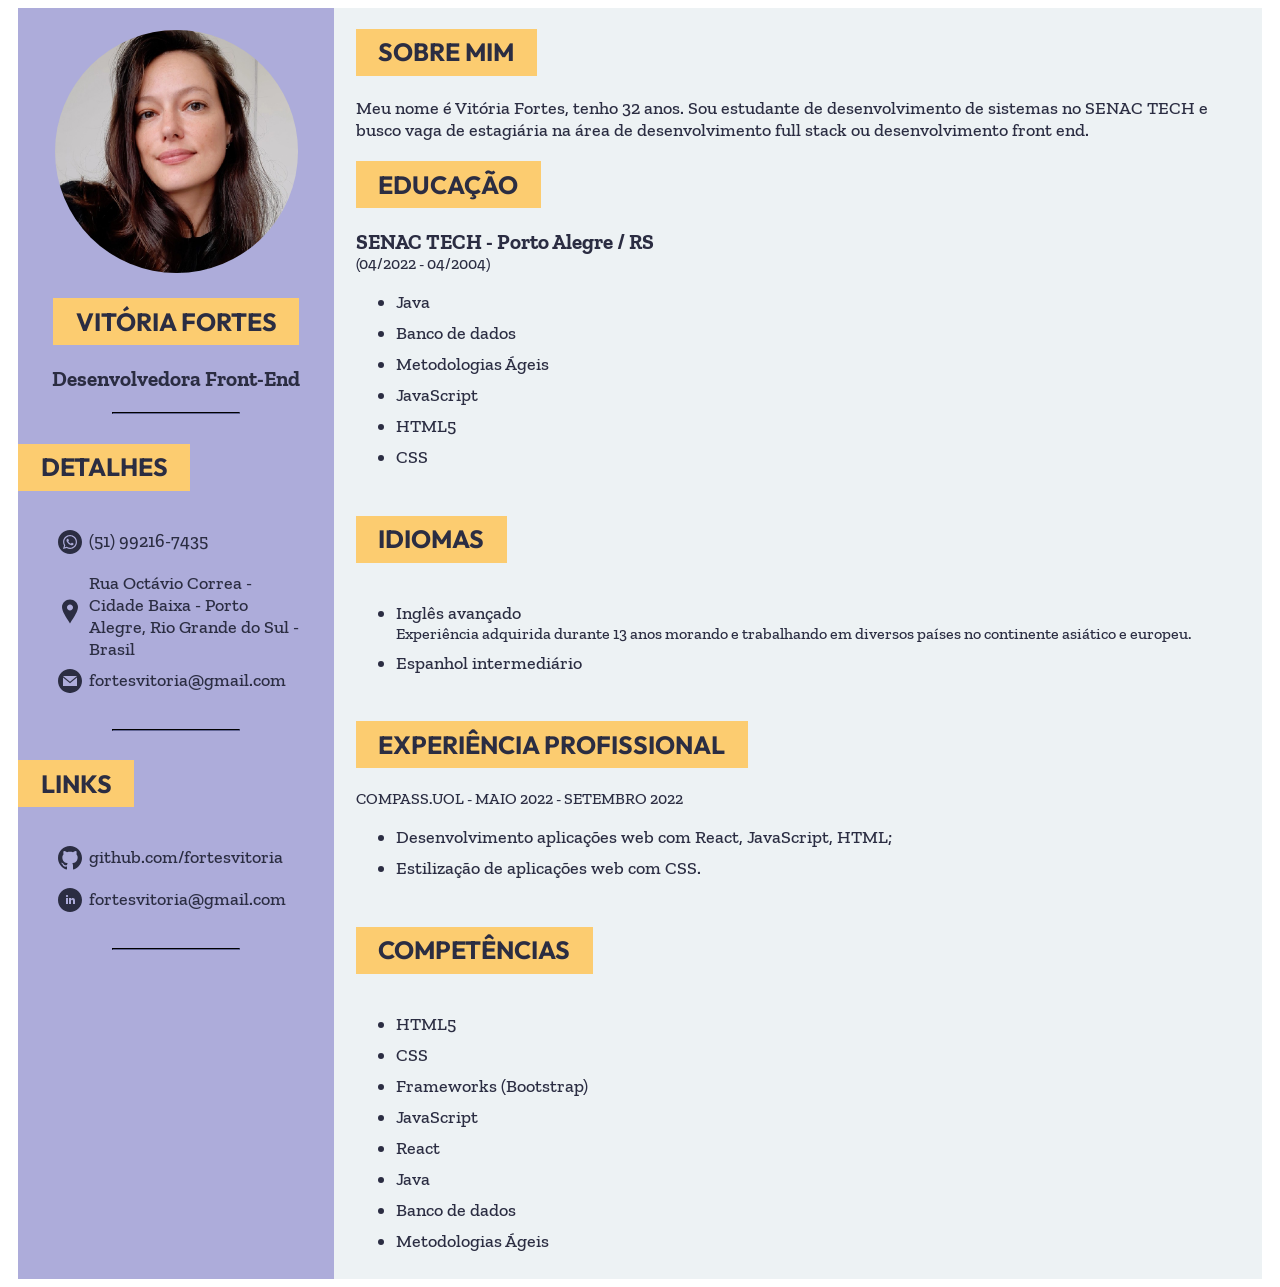
<file: index.html>
<!DOCTYPE html>
<html lang="pt-br">

<head>
    <meta charset="UTF-8">
    <meta name="viewport" content="width=device-width, initial-scale=1.0">
    <title>Vitória Fortes</title>
    <link rel="stylesheet" href="styles.css">
    <!-- icone aba -->
    <link rel="icon" href="src/icone-aba.png" type="icon">
    <!-- Fontes -->
    <link rel="preconnect" href="https://fonts.googleapis.com">
    <link rel="preconnect" href="https://fonts.gstatic.com" crossorigin>
    <!-- fonte primaria -->
    <link href="https://fonts.googleapis.com/css2?family=Outfit:wght@500;600;700&display=swap" rel="stylesheet">
    <!-- fonte secundaria -->
    <link
        href="https://fonts.googleapis.com/css2?family=Zilla+Slab:ital,wght@0,300;0,400;0,500;1,300;1,400;1,500&display=swap"
        rel="stylesheet">


</head>

<body>
    <main class="principal">

        <div class="pessoal">
            <section class="cabecalho">
                <img src="src/foto-perfil.jpeg" class="img-perfil" alt="Minha foto de perfil.">
                <h2 class="titulo">Vitória Fortes</h2>
                <h3 class="sub-titulo">Desenvolvedora Front-End</h3>
                <hr>
            </section>

            <section class="contato">
                <h2 class="titulo">Detalhes</h2>
                <ul>
                    <li> <img src="src/icon-whats.svg" class="icone" alt="icone-whats"> (51) 99216-7435 </li>
                    <li><img src="src/icon-localizacao.svg" class="icone" alt="icone-localização"> Rua Octávio Correa
                    - Cidade Baixa -
                        Porto Alegre, Rio Grande
                        do Sul - Brasil </li>
                    <li><img src="src/icon-mail.svg" class="icone" alt="icone-mail"> fortesvitoria@gmail.com </li>
                </ul>
                <hr>
            </section>

            <section class="links">
                <h2 class="titulo">Links</h2>
                <ul>
                    <li><img src="src/icon-git.svg" class="icone" alt="icone-github"> <a
                            href="http://github.com/fortesvitoria">github.com/fortesvitoria</a> </li>
                    <li><img src="src/icon-linkedin.svg" class="icone" alt="icone-linkedin"> <a
                            href="mailto:fortesvitoria@gmail.com">fortesvitoria@gmail.com</a> </li>
                </ul>
                <hr>
            </section>
        </div>

        <div class="profissional">
            <section class="sobre-mim">
                <h2 class="titulo">Sobre mim</h2>
                <p>
                    Meu nome é Vitória Fortes, tenho 32 anos.
                    Sou estudante de desenvolvimento de sistemas no SENAC TECH e busco vaga de estagiária na área de
                    desenvolvimento full stack ou desenvolvimento front end.</p>
            </section>

            <section class="educacao">
                <h2 class="titulo">Educação</h2>
                <h3 class="sub-titulo">SENAC TECH - Porto Alegre / RS</h3>
                <h5 class="texto-secundario">(04/2022 - 04/2004)</h5>
                <ul>
                    <li>Java</li>
                    <li>Banco de dados</li>
                    <li>Metodologias Ágeis</li>
                    <li>JavaScript</li>
                    <li>HTML5</li>
                    <li>CSS</li>
                </ul>
            </section>

            <section class="Idiomas">
                <h2 class="titulo">Idiomas</h2>
                <ul>
                    <li>
                        <p>Inglês avançado</p>
                        <h5 class="texto-secundario">Experiência adquirida durante 13 anos morando e trabalhando em
                            diversos países no continente
                            asiático e europeu.</h5>
                    </li>
                    <li> Espanhol intermediário</li>
                </ul>
            </section>

            <section class="experiencia-profissional">
                <h2 class="titulo">Experiência Profissional</h2>
                <h5 class="texto-secundario">COMPASS.UOL - MAIO 2022 - SETEMBRO 2022</h5>
                <ul>
                    <li> Desenvolvimento aplicações web com React, JavaScript, HTML;</li>
                    <li> Estilização de aplicações web com CSS.</li>
                </ul>
            </section>

            <section class="competencias">
                <h2 class="titulo">competências</h2>
                <ul>
                    <li>HTML5</li>
                    <li>CSS</li>
                    <li>Frameworks (Bootstrap)</li>
                    <li>JavaScript</li>
                    <li>React</li>
                    <li>Java</li>
                    <li>Banco de dados</li>
                    <li>Metodologias Ágeis</li>
                </ul>
            </section>


        </div>

    </main>

</body>

</html>
</file>
<file: styles.css>
/* versão telas emaiores que 1200 */
/* variáveis */
:root {
    --lilas: #ADACDA;
    --off-white: #edf2f4;
    --amarelo: #FCCC70;
    --azul-escuro: #2b2d42;
    --azul-hover: #4d506e;

    --fonte-principal: 'Outfit', sans-serif;
    --fonte-secundaria: 'Zilla Slab', serif;

}

/* estilização base */
hr {
    width: 40%;
    border-color: var(--azul-escuro);
}

ul {
    padding-right: 1.5em;
}

a {
    text-decoration: none;
    color: var(--azul-escuro);
}

a:hover {
    color: var(--azul-hover);
}

p, h3, h5 {
    margin: 0;
}

li {
    padding-bottom: 0.5em;
}

.principal {
    color: var(--azul-escuro);
    font-family: var(--fonte-secundaria);
    font-weight: 500;
    font-size: 18px;
    display: flex;
    justify-content: center;
}

.titulo {
    background-color: var(--amarelo);
    font-family: var(--fonte-principal);
    font-weight: 700;
    text-transform: uppercase;
    font-size: 25px;
    padding: 0.3em 0.9em;
    display: inline-block;
}

/* setor pessoal */
.pessoal {
    width: 25%;
    background-color: var(--lilas);
}

.pessoal li{
    list-style: none;
    display: flex;
}

.pessoal h3 {
    margin-bottom: 1em;
}
.sub-titulo .pessoal{
    text-align: center;
    margin: 0 0 1em 0;
}

.cabecalho {
    text-align: center;
}

.img-perfil {
    width: 13.5em;
    border-radius: 100%;
    margin-top: 1.2em;

}

.icone {
    padding: 0 0.4em 0.5em 0;
}


/* setor profissional */
.profissional {
    width: 70%;
    background-color: var(--off-white);
    padding: 0 1.2em;
}

.sub-titulo .profissional{
    text-align: start;
    margin: 0 0 1em 0;
}

.texto-secundario{
    font-weight: 500;
    font-size: 16px;
}

/* versão telas entre 600 e 1200 */
@media screen and (max-width: 1200px) {
    /* estilização base */
    body {
        margin: 0;
    }
    ul {
        padding: 0.5em 0.5em 0.5em 0;
        margin: 0.5em;
    }
    /* setor pessoal */
   .pessoal {
    min-width: 40%;
}

/* setor profissional */
.profissional {
    width: 60%;
}
    
}

/* versão telas até 600 */
@media screen and (max-width: 600px) {
    /* estilização base */
    body {
        margin: 0;
    }
    ul {
        padding: 0.5em 0.5em 0.5em 0;
        margin: 0.5em;
    }
    .principal {
        display: block;
    }
    /* setor pessoal */
   .pessoal {
    width: 100%;
}

/* setor profissional */
.profissional {
    width: 100%;
}
    
}
</file>
